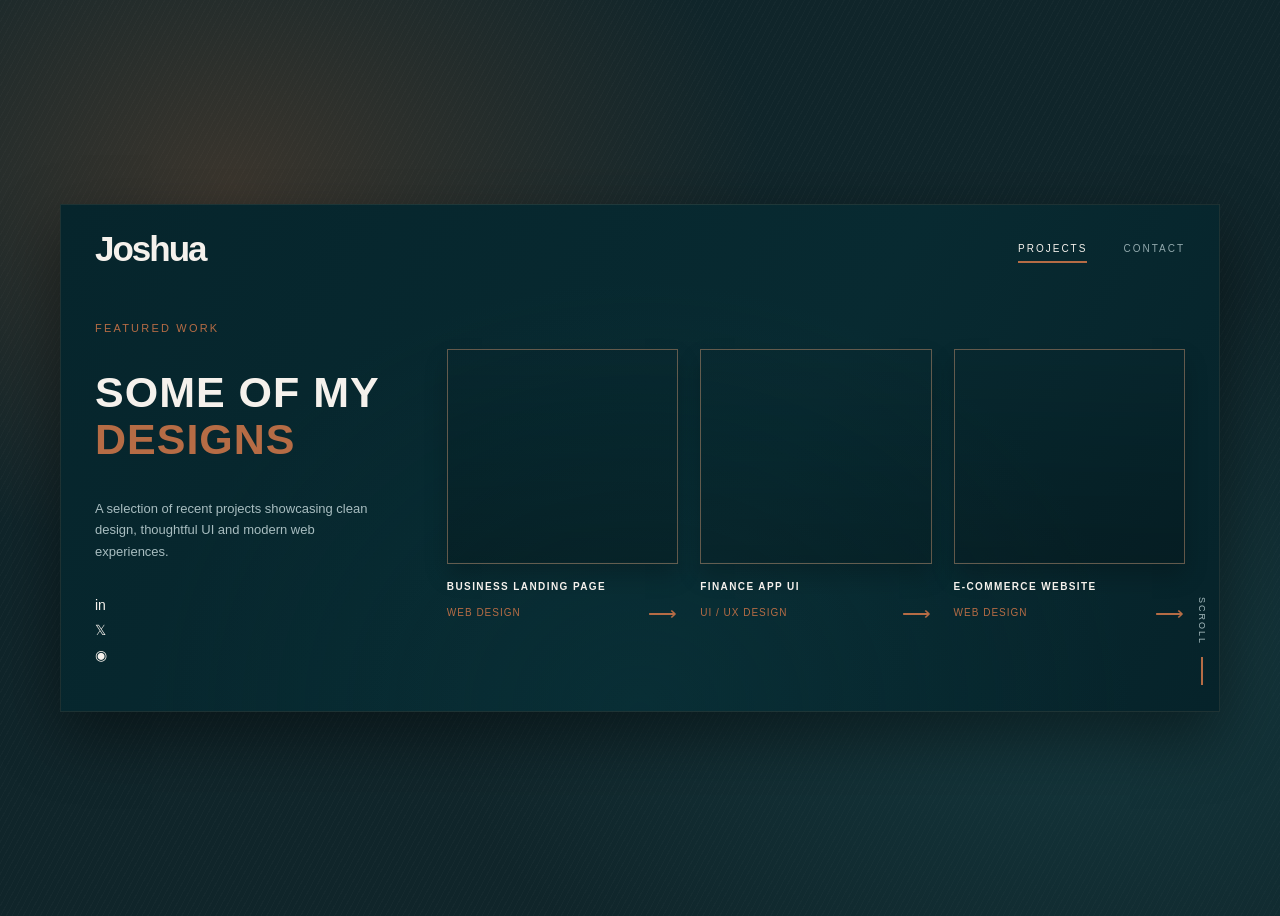
<file: index.html>
<!DOCTYPE html>
<html lang="en">
<head>
  <meta charset="UTF-8">
  <meta name="viewport" content="width=device-width, initial-scale=1.0">
  <title>Joshua | Portfolio</title>
  <link rel="stylesheet" href="css/style.css">
</head>
<body>

  <main class="portfolio">

    <header class="header">
      <a href="#" class="logo">Joshua</a>

      <nav>
        <a href="#projects" class="active">Projects</a>
        <a href="contact.html">Contact</a>
      </nav>
    </header>

    <section class="content" id="projects">

      <div class="intro">
        <p class="eyebrow"><span>Featured work</span></p>

        <h1>
          Some of my
          <em>designs</em>
        </h1>

        <p class="description">
          A selection of recent projects showcasing
          clean design, thoughtful UI and modern
          web experiences.
        </p>

        <div class="social-links">
          <a href="#">in</a>
          <a href="#">𝕏</a>
          <a href="#">◉</a>
        </div>
      </div>

      <div class="projects">

        <a href="contact.html" class="project-card">
          <div class="project-image image-one"></div>
          <h2>Business Landing Page</h2>
          <div class="project-meta">
            <span>Web Design</span>
            <span class="arrow">⟶</span>
          </div>
        </a>

        <a href="contact.html" class="project-card">
          <div class="project-image image-two"></div>
          <h2>Finance App UI</h2>
          <div class="project-meta">
            <span>UI / UX Design</span>
            <span class="arrow">⟶</span>
          </div>
        </a>

        <a href="contact.html" class="project-card">
          <div class="project-image image-three"></div>
          <h2>E-commerce Website</h2>
          <div class="project-meta">
            <span>Web Design</span>
            <span class="arrow">⟶</span>
          </div>
        </a>

      </div>
    </section>

    <div class="scroll-indicator">
      <span>Scroll</span>
      <i></i>
    </div>

  </main>

</body>
</html>
</file>
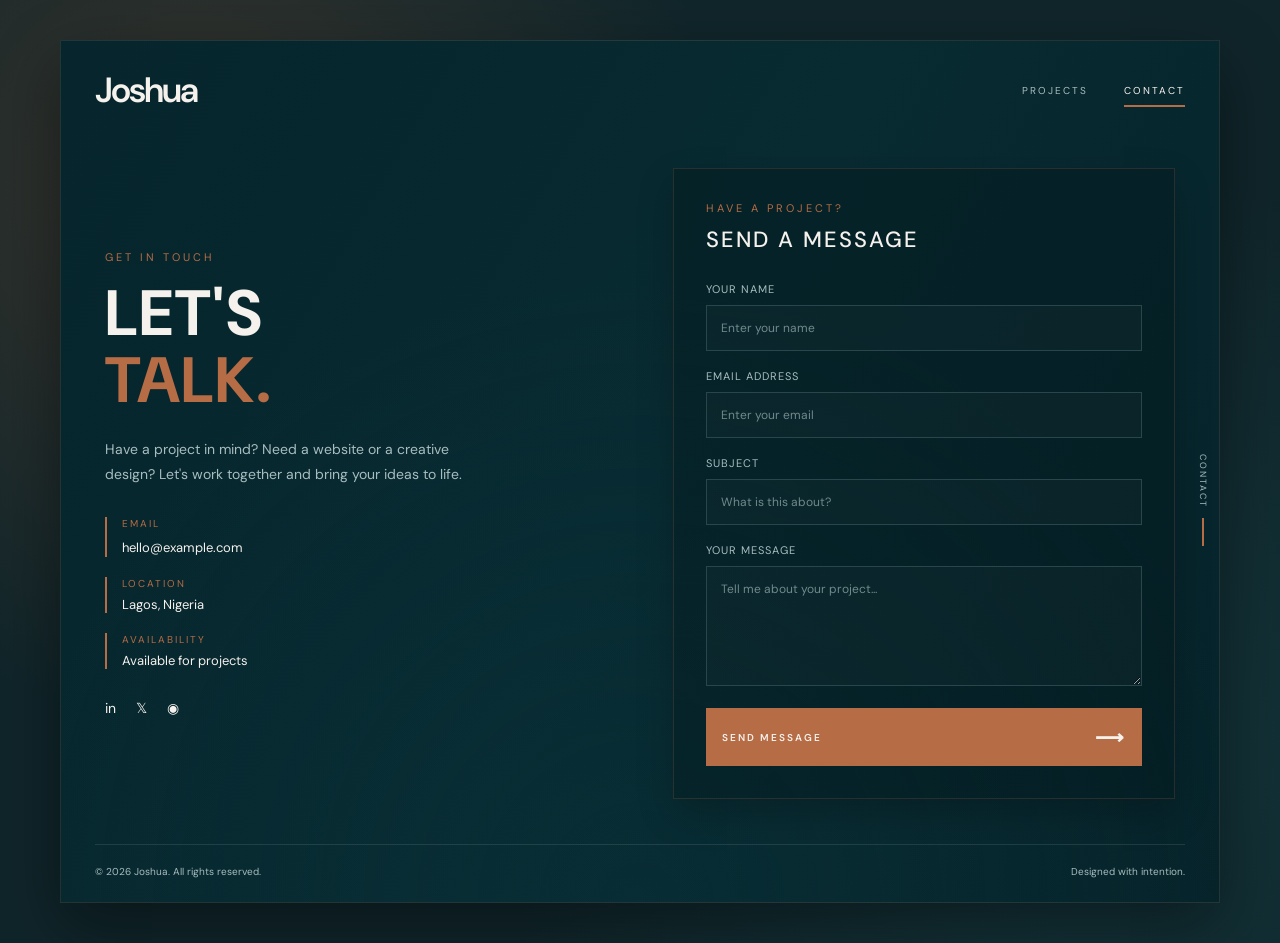
<file: contact.html>
<!DOCTYPE html>
<html lang="en">
<head>
  <meta charset="UTF-8">
  <meta name="viewport" content="width=device-width, initial-scale=1.0">
  <title>Contact | Joshua</title>
  <link rel="stylesheet" href="contactCss/style.css">
</head>

<body>

  <main class="portfolio">

    <!-- Navigation -->
    <header class="header">
      <a href="index.html" class="logo">Joshua</a>

      <nav>
        <a href="index.html">Projects</a>
        <a href="contact.html" class="active">Contact</a>
      </nav>
    </header>

    <!-- Contact Section -->
    <section class="content">

      <div class="intro">
        <p class="eyebrow">Get in touch</p>

        <h1>
          Let's<br>
          <em>talk.</em>
        </h1>

        <p class="description">
          Have a project in mind? Need a website
          or a creative design? Let's work together
          and bring your ideas to life.
        </p>

        <div class="contact-details">
          <div class="detail">
            <span class="detail-label">Email</span>
            <a href="mailto:hello@example.com">
              hello@example.com
            </a>
          </div>

          <div class="detail">
            <span class="detail-label">Location</span>
            <p>Lagos, Nigeria</p>
          </div>

          <div class="detail">
            <span class="detail-label">Availability</span>
            <p>Available for projects</p>
          </div>
        </div>

        <div class="social-links">
          <a href="#" aria-label="LinkedIn">in</a>
          <a href="#" aria-label="X">𝕏</a>
          <a href="#" aria-label="GitHub">◉</a>
        </div>
      </div>

      <!-- Contact Form -->
      <form class="contact-form" action="https://formsubmit.co/your-email@example.com" method="POST">

        <p class="eyebrow">Have a project?</p>

        <h2>Send a message</h2>

        <input
          type="hidden"
          name="_subject"
          value="New portfolio contact message"
        >

        <input
          type="hidden"
          name="_captcha"
          value="true"
        >

        <label for="name">Your name</label>
        <input
          type="text"
          id="name"
          name="name"
          placeholder="Enter your name"
          required
        >

        <label for="email">Email address</label>
        <input
          type="email"
          id="email"
          name="email"
          placeholder="Enter your email"
          required
        >

        <label for="subject">Subject</label>
        <input
          type="text"
          id="subject"
          name="subject"
          placeholder="What is this about?"
          required
        >

        <label for="message">Your message</label>
        <textarea
          id="message"
          name="message"
          placeholder="Tell me about your project..."
          required
        ></textarea>

        <button type="submit">
          Send Message <span>⟶</span>
        </button>

      </form>

    </section>

    <footer class="footer">
      <p>© 2026 Joshua. All rights reserved.</p>
      <p>Designed with intention.</p>
    </footer>

    <div class="scroll-indicator">
      <span>Contact</span>
      <i></i>
    </div>

  </main>

</body>
</html>
</file>
<file: css/style.css>
/* @import url('https://fonts.googleapis.com/css2?family=DM+Sans:wght@400;500;600;700&display=swap'); */

:root {
  --teal: #06262d;
  --cream: #f5f1ec;
  --muted: #a8bdc0;
  --brown: #b66c45;
}

* {
  margin: 10;
  padding: 0;
  box-sizing: border-box;
}

html {
  scroll-behavior: smooth;
}

body {
  min-height: 100vh;
  display: grid;
  place-items: center;
  padding: 40px;
  font-family: 'DM Sans', Arial, sans-serif;
  color: var(--cream);

  background:
    radial-gradient(
      ellipse at 18% 20%,
      rgba(166, 94, 53, 0.28),
      transparent 36%
    ),
    radial-gradient(
      ellipse at 85% 75%,
      rgba(24, 75, 82, 0.45),
      transparent 42%
    ),
    repeating-linear-gradient(
      118deg,
      rgba(255, 255, 255, 0.018) 0 1px,
      transparent 1px 5px
    ),
    #10252a;
}

.portfolio {
  position: relative;
  width: 100%;
  max-width: 1160px;
  min-height: 440px;
  padding: 24px 34px 28px;
  overflow: hidden;

  background:
    radial-gradient(
      ellipse at 50% 100%,
      rgba(10, 57, 64, 0.28),
      transparent 60%
    ),
    linear-gradient(120deg, #06252c, #082a31 60%, #06232a);

  border: 1px solid rgba(193, 137, 99, 0.12);
  box-shadow: 0 24px 60px rgba(0, 0, 0, 0.42);
}

/* HEADER */

.header {
  display: flex;
  align-items: center;
  justify-content: space-between;
}

.logo {
  color: var(--cream);
  font-size: 35px;
  font-weight: 600;
  letter-spacing: -2px;
  text-decoration: none;
}

nav {
  display: flex;
  gap: 36px;
}

nav a {
  position: relative;
  padding: 9px 0;
  color: #91a8ac;
  font-size: 10px;
  letter-spacing: 2px;
  text-decoration: none;
  text-transform: uppercase;
}

nav a.active,
nav a:hover {
  color: var(--cream);
}

nav a.active::after {
  position: absolute;
  right: 0;
  bottom: 0;
  left: 0;
  height: 2px;
  background: var(--brown);
  content: '';
}

/* MAIN CONTENT */

.content {
  display: grid;
  grid-template-columns: 0.92fr 2.15fr;
  align-items: center;
  gap: 36px;
  padding: 42px 0 20px;
}

.eyebrow {
  display: flex;
  align-items: center;
  gap: 12px;
  margin-bottom: 15px;
  color: var(--brown);
  font-size: 11px;
  letter-spacing: 2.2px;
  text-transform: uppercase;
}

/* .eyebrow span {
  width: 34px;
  height: 2px;
  background: var(--brown);
} */

h1 {
  max-width: 320px;
  font-size: clamp(32px, 4vw, 43px);
  line-height: 1.08;
  letter-spacing: 1px;
  text-transform: uppercase;
}

h1 em {
  display: block;
  color: var(--brown);
  font-style: normal;
}

.description {
  max-width: 280px;
  margin: 18px 0 35px;
  color: var(--muted);
  font-size: 13px;
  line-height: 1.65;
}

/* SOCIAL LINKS */

.social-links {
  display: flex;
  flex-direction: column;
  align-items: flex-start;
  gap: 9px;
}

.social-links a {
  color: var(--cream);
  font-size: 14px;
  text-decoration: none;
  transition: color 0.2s ease;
}

.social-links a:hover {
  color: var(--brown);
}

/* PROJECT CARDS */

.projects {
  display: grid;
  grid-template-columns: repeat(3, minmax(0, 1fr));
  gap: 22px;
}

.project-card {
  min-width: 0;
  color: inherit;
  text-decoration: none;
}

.project-image {
  width: 100%;
  aspect-ratio: 1.08 / 1;
  border: 1px solid rgba(210, 155, 117, 0.45);
  background-size: cover;
  background-position: center;
  box-shadow: 0 12px 22px rgba(0, 0, 0, 0.2);
  transition: transform 0.25s ease,
              border-color 0.25s ease;
}

.project-card:hover .project-image {
  transform: translateY(-4px);
  border-color: var(--brown);
}

/* PROJECT IMAGES */

.image-one {
  background-image:
    linear-gradient(
      rgba(0, 0, 0, 0.04),
      rgba(0, 0, 0, 0.22)
    ),
    url('https://images.unsplash.com/photo-1486406146926-c627a92ad1ab?auto=format&fit=crop&w=800&q=85');
}

.image-two {
  background-image:
    linear-gradient(
      rgba(0, 0, 0, 0.02),
      rgba(0, 0, 0, 0.18)
    ),
    url('https://images.unsplash.com/photo-1551650975-87de687c5c74?auto=format&fit=crop&w=800&q=85');
}

.image-three {
  background-image:
    linear-gradient(
      rgba(0, 0, 0, 0.02),
      rgba(0, 0, 0, 0.2)
    ),
    url('https://images.unsplash.com/photo-1491737714134-2f7e6b7e9c29?auto=format&fit=crop&w=800&q=85');
}

.project-card h2 {
  margin: 15px 0 7px;
  font-size: 10px;
  font-weight: 600;
  letter-spacing: 1.4px;
  line-height: 1.5;
  text-transform: uppercase;
}

.project-meta {
  display: flex;
  align-items: center;
  justify-content: space-between;
  gap: 8px;
  color: var(--brown);
  font-size: 10px;
  letter-spacing: 1px;
  text-transform: uppercase;
}

.arrow {
  font-size: 20px;
  transition: transform 0.2s ease;
}

.project-card:hover .arrow {
  transform: translateX(4px);
}

/* SCROLL INDICATOR */

.scroll-indicator {
  position: absolute;
  right: 12px;
  bottom: 26px;
  display: flex;
  align-items: center;
  gap: 12px;
  writing-mode: vertical-rl;
  color: var(--muted);
  font-size: 9px;
  letter-spacing: 2px;
  text-transform: uppercase;
}

.scroll-indicator i {
  display: block;
  width: 2px;
  height: 28px;
  background: var(--brown);
}

/* TABLETS */

@media (max-width: 850px) {
  body {
    padding: 20px;
  }

  .portfolio {
    padding: 22px;
  }

  .content {
    grid-template-columns: 1fr;
    gap: 28px;
    padding-top: 36px;
  }

  .intro {
    display: grid;
    grid-template-columns: 1fr auto;
    column-gap: 20px;
  }

  .eyebrow,
  h1,
  .description {
    grid-column: 1;
  }

  .social-links {
    grid-column: 2;
    grid-row: 2 / span 2;
    justify-self: end;
    align-self: center;
  }

  .description {
    margin-bottom: 0;
  }

  .projects {
    gap: 14px;
  }

  .scroll-indicator {
    display: none;
  }
}

/* MOBILE PHONES */

@media (max-width: 540px) {
  body {
    padding: 12px;
  }

  .portfolio {
    padding: 18px;
  }

  .logo {
    font-size: 29px;
  }

  nav {
    gap: 18px;
  }

  nav a {
    font-size: 9px;
    letter-spacing: 1px;
  }

  .projects {
    grid-template-columns: 1fr;
    gap: 24px;
  }

  .project-image {
    aspect-ratio: 1.6 / 1;
  }

  .project-card h2 {
    font-size: 11px;
  }

  .intro {
    display: block;
  }

  .social-links {
    flex-direction: row;
    margin-top: 22px;
    margin-bottom: 10px;
  }
}
</file>
<file: contactCss/style.css>
@import url('https://fonts.googleapis.com/css2?family=DM+Sans:wght@400;500;600;700&display=swap');

:root {
  --teal: #06262d;
  --teal-light: #0a3038;
  --cream: #f5f1ec;
  --muted: #a8bdc0;
  --brown: #b66c45;
  --border: #29464c;
}

* {
  margin: 0;
  padding: 0;
  box-sizing: border-box;
}

html {
  scroll-behavior: smooth;
}

body {
  min-height: 100vh;
  padding: 40px;
  display: grid;
  place-items: center;
  font-family: 'DM Sans', Arial, sans-serif;
  color: var(--cream);

  background:
    radial-gradient(
      circle at 15% 20%,
      rgba(166, 94, 53, 0.25),
      transparent 40%
    ),
    radial-gradient(
      circle at 85% 80%,
      rgba(24, 75, 82, 0.4),
      transparent 45%
    ),
    #10252a;
}

/* MAIN CONTAINER */

.portfolio {
  position: relative;
  width: 100%;
  max-width: 1160px;
  padding: 26px 34px 24px;
  overflow: hidden;

  background:
    radial-gradient(
      circle at 50% 100%,
      rgba(10, 57, 64, 0.28),
      transparent 60%
    ),
    linear-gradient(
      120deg,
      #06252c,
      #082a31,
      #06232a
    );

  border: 1px solid rgba(193, 137, 99, 0.15);
  box-shadow: 0 24px 60px rgba(0, 0, 0, 0.4);
}

/* HEADER */

.header {
  display: flex;
  align-items: center;
  justify-content: space-between;
}

.logo {
  color: var(--cream);
  font-size: 35px;
  font-weight: 600;
  letter-spacing: -2px;
  text-decoration: none;
}

nav {
  display: flex;
  gap: 36px;
}

nav a {
  position: relative;
  padding: 10px 0;
  color: var(--muted);
  font-size: 10px;
  letter-spacing: 2px;
  text-decoration: none;
  text-transform: uppercase;
  transition: color 0.3s ease;
}

nav a:hover,
nav a.active {
  color: var(--cream);
}

nav a.active::after {
  content: '';
  position: absolute;
  bottom: 0;
  left: 0;
  width: 100%;
  height: 2px;
  background: var(--brown);
}

/* MAIN CONTENT */

.content {
  display: grid;
  grid-template-columns: 1fr 1fr;
  align-items: center;
  gap: 65px;
  padding: 55px 10px 45px;
}

.intro {
  max-width: 420px;
}

.eyebrow {
  margin-bottom: 16px;
  color: var(--brown);
  font-size: 11px;
  letter-spacing: 3px;
  text-transform: uppercase;
}

h1 {
  margin-bottom: 22px;
  font-size: clamp(42px, 5vw, 64px);
  line-height: 1.05;
  letter-spacing: 2px;
  text-transform: uppercase;
}

h1 em {
  color: var(--brown);
  font-style: normal;
}

.description {
  max-width: 360px;
  margin-bottom: 30px;
  color: var(--muted);
  font-size: 14px;
  line-height: 1.8;
}

/* CONTACT DETAILS */

.contact-details {
  display: grid;
  gap: 20px;
  margin-top: 30px;
}

.detail {
  padding-left: 15px;
  border-left: 2px solid var(--brown);
}

.detail-label {
  display: block;
  margin-bottom: 6px;
  color: var(--brown);
  font-size: 10px;
  letter-spacing: 2px;
  text-transform: uppercase;
}

.detail p,
.detail a {
  color: var(--cream);
  font-size: 13px;
  text-decoration: none;
  overflow-wrap: anywhere;
}

.detail a:hover {
  color: var(--brown);
}

/* SOCIAL LINKS */

.social-links {
  display: flex;
  gap: 20px;
  margin-top: 30px;
}

.social-links a {
  color: var(--cream);
  font-size: 14px;
  text-decoration: none;
  transition: color 0.3s ease;
}

.social-links a:hover {
  color: var(--brown);
}

/* CONTACT FORM */

.contact-form {
  width: 100%;
  padding: 32px;
  background: rgba(0, 20, 25, 0.35);
  border: 1px solid rgba(182, 108, 69, 0.2);
  box-shadow: 0 15px 35px rgba(0, 0, 0, 0.2);
}

.contact-form .eyebrow {
  margin-bottom: 10px;
}

.contact-form h2 {
  margin-bottom: 28px;
  font-size: 22px;
  font-weight: 500;
  letter-spacing: 2px;
  text-transform: uppercase;
}

.contact-form label {
  display: block;
  margin: 18px 0 9px;
  color: var(--muted);
  font-size: 11px;
  letter-spacing: 1px;
  text-transform: uppercase;
}

.contact-form input,
.contact-form textarea {
  display: block;
  width: 100%;
  padding: 14px;
  color: var(--cream);
  font-family: inherit;
  font-size: 12px;
  background: rgba(255, 255, 255, 0.02);
  border: 1px solid var(--border);
  border-radius: 0;
  outline: none;
  transition: border-color 0.3s ease;
}

.contact-form input::placeholder,
.contact-form textarea::placeholder {
  color: #71898d;
}

.contact-form input:focus,
.contact-form textarea:focus {
  border-color: var(--brown);
}

.contact-form textarea {
  min-height: 120px;
  resize: vertical;
}

.contact-form button {
  display: flex;
  align-items: center;
  justify-content: space-between;
  width: 100%;
  margin-top: 22px;
  padding: 16px;
  color: var(--cream);
  font-family: inherit;
  font-size: 10px;
  font-weight: 600;
  letter-spacing: 2px;
  text-transform: uppercase;
  background: var(--brown);
  border: none;
  cursor: pointer;
  transition: background 0.3s ease;
}

.contact-form button:hover {
  background: #985537;
}

.contact-form button span {
  font-size: 20px;
}

/* FOOTER */

.footer {
  display: flex;
  justify-content: space-between;
  gap: 15px;
  padding-top: 20px;
  border-top: 1px solid rgba(168, 189, 192, 0.15);
  color: var(--muted);
  font-size: 10px;
}

/* SCROLL INDICATOR */

.scroll-indicator {
  position: absolute;
  top: 48%;
  right: 10px;
  display: flex;
  align-items: center;
  gap: 10px;
  writing-mode: vertical-rl;
  color: var(--muted);
  font-size: 9px;
  letter-spacing: 2px;
  text-transform: uppercase;
}

.scroll-indicator i {
  display: block;
  width: 2px;
  height: 28px;
  background: var(--brown);
}

/* TABLET */

@media (max-width: 850px) {
  body {
    padding: 20px;
  }

  .portfolio {
    padding: 22px;
  }

  .content {
    gap: 30px;
    padding: 45px 0 35px;
  }

  .contact-form {
    padding: 24px;
  }

  .scroll-indicator {
    display: none;
  }
}

/* MOBILE */

@media (max-width: 650px) {
  body {
    padding: 12px;
  }

  .portfolio {
    padding: 20px;
  }

  .logo {
    font-size: 28px;
  }

  nav {
    gap: 18px;
  }

  nav a {
    font-size: 9px;
    letter-spacing: 1px;
  }

  .content {
    grid-template-columns: 1fr;
    gap: 35px;
    padding: 40px 0 30px;
  }

  h1 {
    font-size: 44px;
  }

  .contact-form {
    padding: 22px;
  }

  .footer {
    flex-direction: column;
    line-height: 1.6;
  }
}

@media (max-width: 380px) {
  .header {
    gap: 12px;
  }

  .logo {
    font-size: 24px;
  }

  nav {
    gap: 12px;
  }

  .contact-form {
    padding: 16px;
  }
}
</file>
